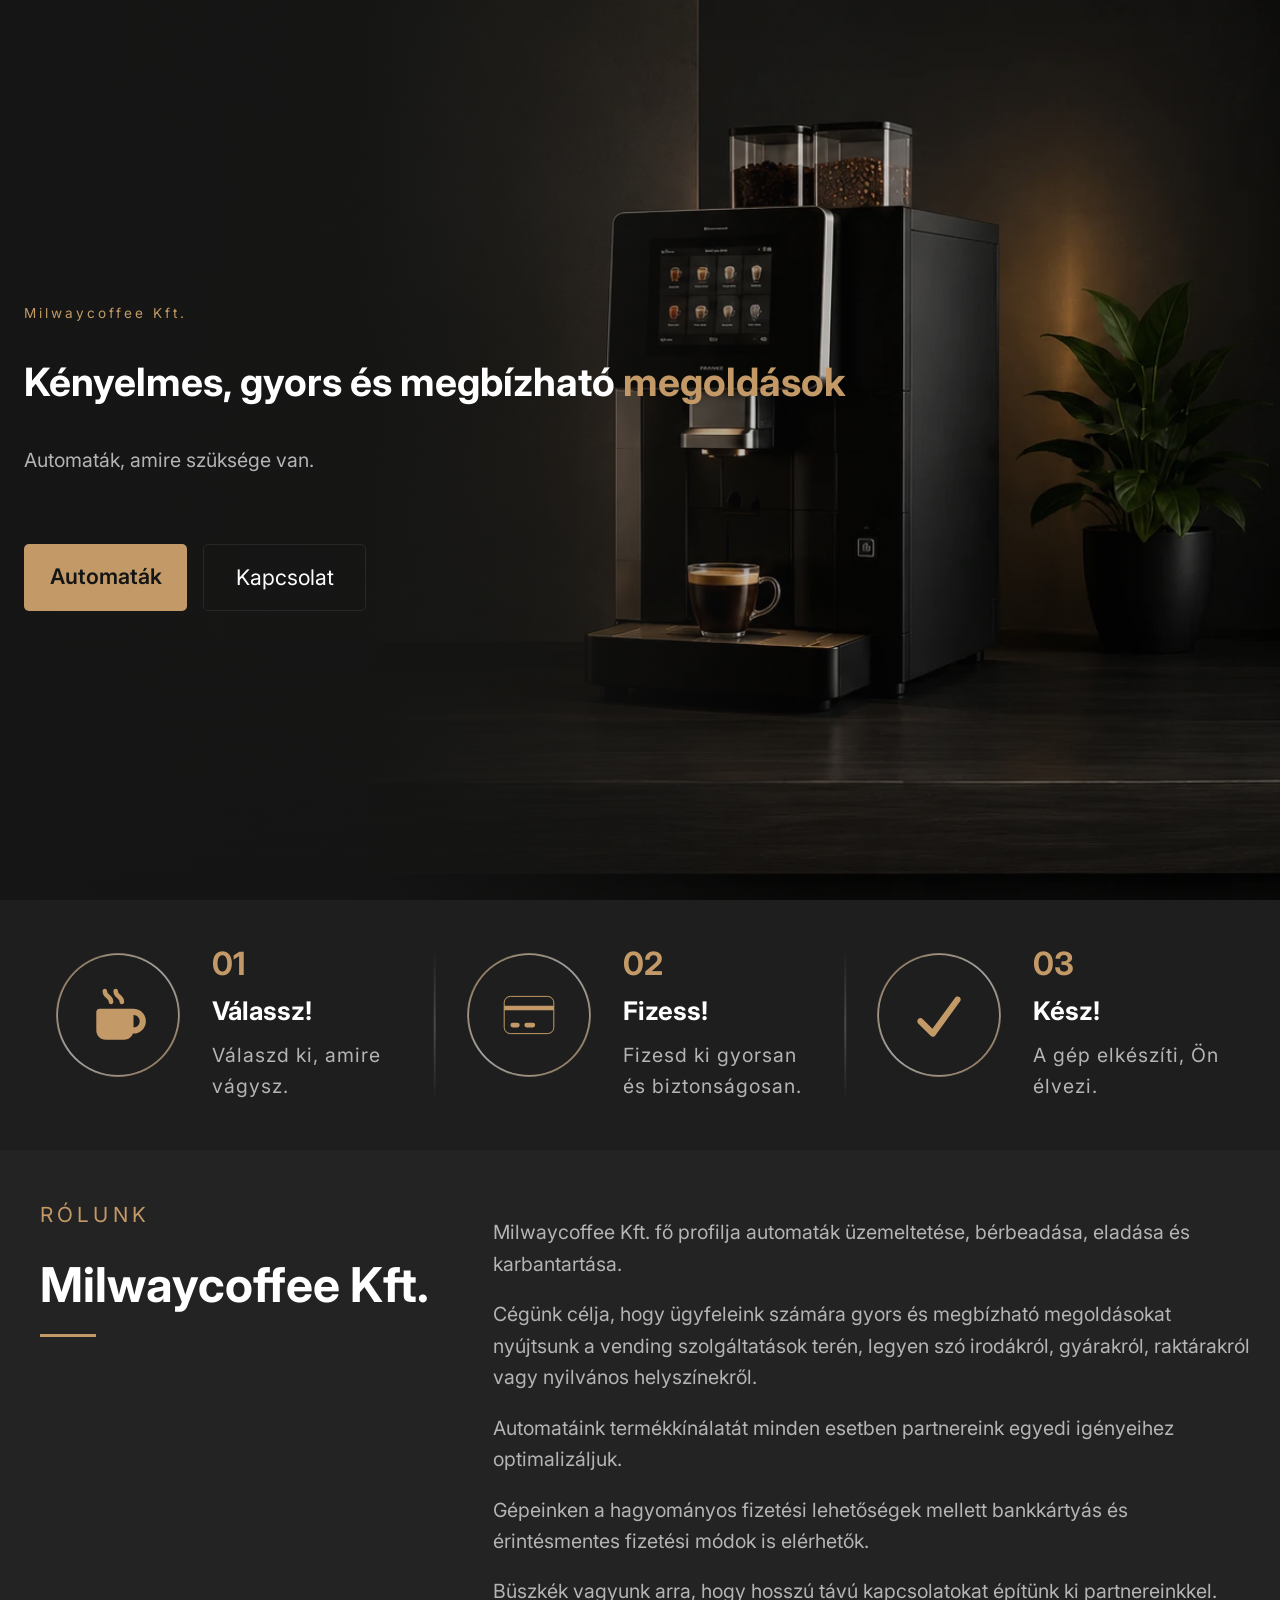
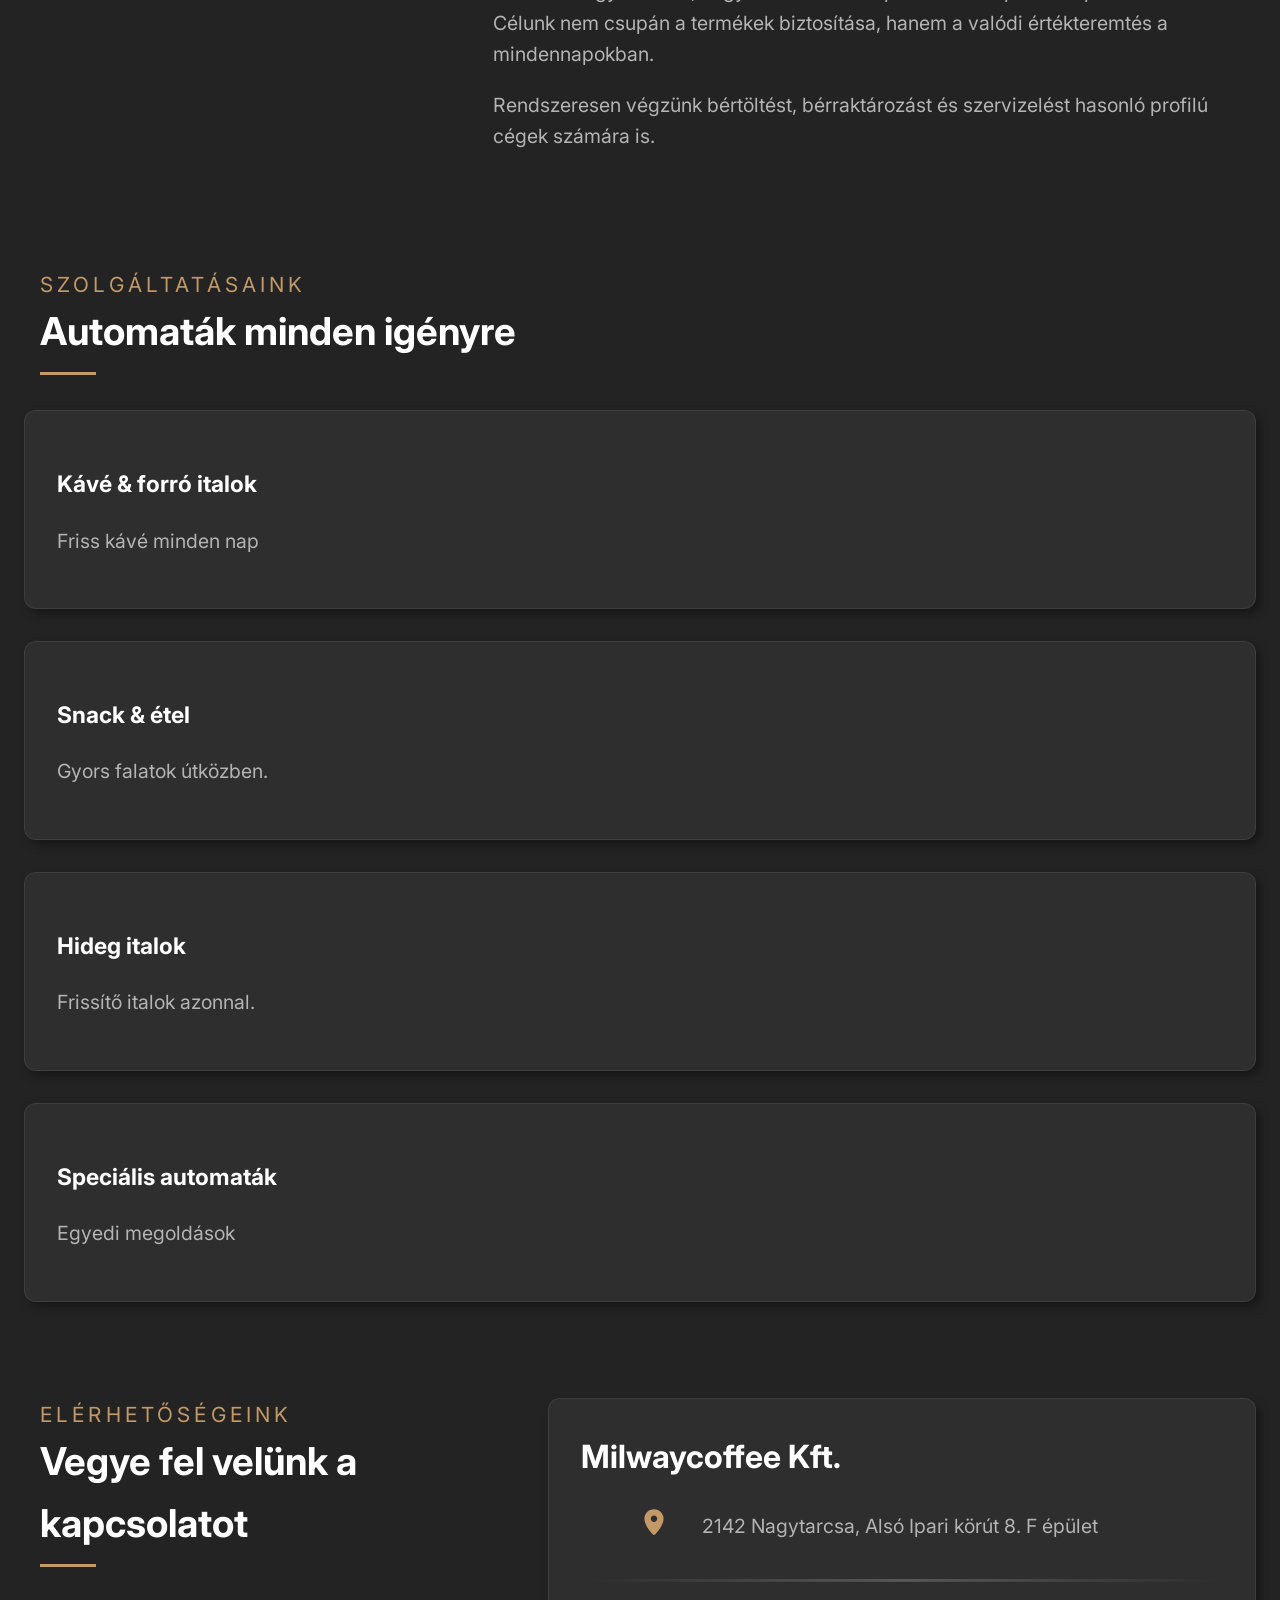
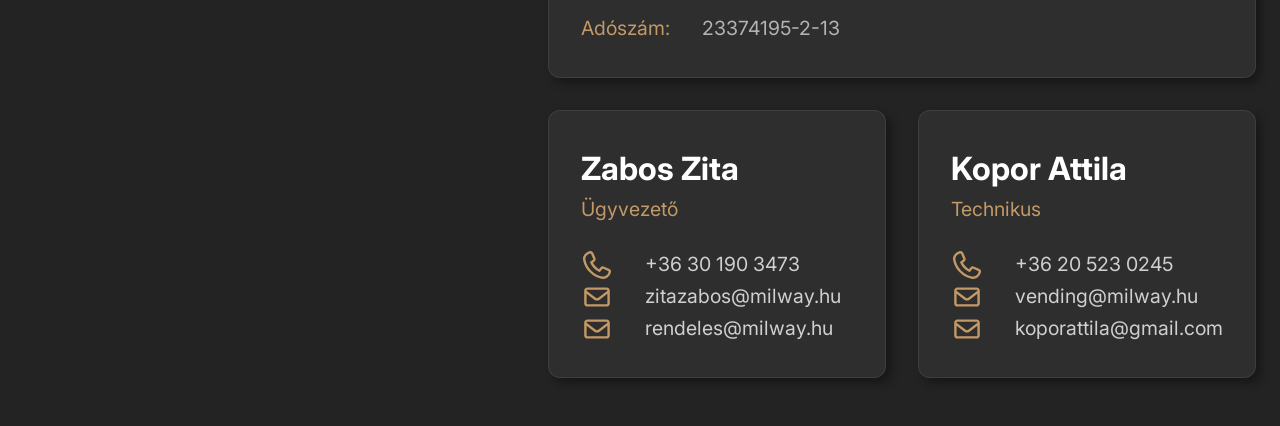
<file: index.html>
<!doctype html>
<html lang="hu">
<head>
  <meta charset="UTF-8"/>
  <meta name="viewport" content="width=device-width, initial-scale=1"/>
  <title>Milwaycoffee Kft</title>
  <link rel="shortcut icon" href="./assets/favicon/favicon.ico" type="image/x-icon"/>
  <link rel="stylesheet" href="./styles/base/reset.css"/>
  <link rel="stylesheet" href="./styles/base/fonts.css"/>
  <link rel="stylesheet" href="./styles/base/variables.css"/>
  <link rel="stylesheet" href="./styles/base/base.css"/>
  <link rel="stylesheet" href="./styles/base/layout.css"/>
  <link rel="stylesheet" href="./styles/components/button.css"/>
  <link rel="stylesheet" href="./styles/components/components.css"/>
  <link rel="stylesheet" href="./styles/components/card.css"/>
  <link rel="stylesheet" href="./styles/sections/hero.css"/>
  <link rel="stylesheet" href="./styles/sections/flow.css"/>
  <link rel="stylesheet" href="./styles/sections/about.css"/>
  <link rel="stylesheet" href="./styles/sections/services.css"/>
  <link rel="stylesheet" href="./styles/sections/contact.css"/>
  <link rel="stylesheet" href="./styles/utilities/reveal.css"/>
  <link rel="stylesheet" href="./styles/responsive/button.css"/>
  <link rel="stylesheet" href="./styles/responsive/flow.css"/>
  <link rel="stylesheet" href="./styles/responsive/card.css"/>
  <link rel="stylesheet" href="./styles/responsive/about.css"/>
  <link rel="stylesheet" href="./styles/responsive/contact.css"/>
  <script type="module" src="./scripts/main.js" defer></script>
</head>
<body>
<header class="hero">
  <div class="container">
    <div class="hero-content reveal">
      <p class="hero-kicker">Milwaycoffee Kft.</p>
      <h1 class="hero-title">Kényelmes, gyors és megbízható <span>megoldások</span></h1>
      <p class="hero-description">Automaták, amire szüksége van.</p>
      <div class="hero-actions">
        <a href="#services" class="btn btn-primary"> Automaták </a>
        <a href="#contact" class="btn btn-secondary"> Kapcsolat </a>
      </div>
    </div>
  </div>
</header>
<section class="flow">
  <div class="container steps">
    <article class="step reveal">
      <div class="frame">
        <img class="icon" src="assets/icons/mug-hot.svg" alt="csésze forró kávé">
      </div>
      <h2>01</h2>
      <h3>Válassz!</h3>
      <p>Válaszd ki, amire vágysz.</p>
    </article>
    <article class="step reveal">
      <div class="frame">
        <img class="icon" src="assets/icons/credit-card.svg" alt="bankkártya">
      </div>
      <h2>02</h2>
      <h3>Fizess!</h3>
      <p>Fizesd ki gyorsan és biztonságosan.</p>
    </article>
    <article class="step reveal">
      <div class="frame">
        <img class="icon" src="assets/icons/check.svg" alt="pipa">
      </div>
      <h2>03</h2>
      <h3>Kész!</h3>
      <p>A gép elkészíti, Ön élvezi.</p>
    </article>
  </div>
</section>
<section class="about" id="about">
  <div class="container about-grid">
    <aside class="section-intro">
      <p class="section-kicker">Rólunk</p>
      <h2 class="section-title">Milwaycoffee Kft.</h2>
    </aside>
    <article class="about-content">
      <p>
        Milwaycoffee Kft. fő profilja automaták üzemeltetése, bérbeadása,
        eladása és karbantartása.
      </p>
      <p>
        Cégünk célja, hogy ügyfeleink számára gyors és megbízható megoldásokat
        nyújtsunk a vending szolgáltatások terén, legyen szó
        irodákról, gyárakról, raktárakról vagy nyilvános helyszínekről.
      </p>
      <p>
        Automatáink termékkínálatát minden esetben partnereink egyedi
        igényeihez optimalizáljuk.
      </p>
      <p>
        Gépeinken a hagyományos fizetési lehetőségek mellett bankkártyás
        és érintésmentes fizetési módok is elérhetők.
      </p>
      <p>
        Büszkék vagyunk arra, hogy hosszú távú kapcsolatokat építünk ki
        partnereinkkel. Célunk nem csupán a termékek biztosítása, hanem a
        valódi értékteremtés a mindennapokban.
      </p>
      <p>
        Rendszeresen végzünk bértöltést, bérraktározást és szervizelést
        hasonló profilú cégek számára is.
      </p>
    </article>
  </div>
</section>
<section class="services" id="services">
  <div class="container services-grid">
    <header class="section-header reveal">
      <p class="section-kicker">Szolgáltatásaink</p>
      <h2 class="section-title">Automaták minden igényre</h2>
    </header>
    <div class="cards stagger">
      <article class="card reveal">
        <div class="card-icon">
          <!--img class="icon" src="assets/icons/mug-hot.svg" alt="csésze forró ital"-->
        </div>
        <h3>Kávé & forró italok</h3>
        <p>Friss kávé minden nap</p>
      </article>
      <article class="card reveal">
        <div class="card-icon">
          <i class="fa-solid fa-cookie-bite"></i>
        </div>
        <h3>Snack & étel</h3>
        <p>Gyors falatok útközben.</p>
      </article>
      <article class="card reveal">
        <div class="card-icon">
          <i class="fa-solid fa-bottle-water"></i>
        </div>
        <h3>Hideg italok</h3>
        <p>Frissítő italok azonnal.</p>
      </article>
      <article class="card reveal">
        <div class="card-icon">
          <i class="fa-solid fa-gears"></i>
        </div>
        <h3>Speciális automaták</h3>
        <p>Egyedi megoldások</p>
      </article>
    </div>
  </div>
</section>
<section class="contact" id="contact">
  <img src="/1000018292.png" alt="">
  <div class="container contact-grid">
    <header class="section-header reveal">
      <p class="section-kicker">Elérhetőségeink</p>
      <h2 class="section-title">Vegye fel velünk a kapcsolatot</h2>
    </header>
    <div class="cards">
      <article class="card company reveal">
        <h3>Milwaycoffee Kft.</h3>
        <dl>
          <dt><img class="icon" src="assets/icons/location-dot.svg" alt="Cím"></dt>
          <dd>2142 Nagytarcsa, Alsó Ipari körút 8. F épület</dd>
          <div class="divider"></div>
          <dt>Adószám:</dt>
          <dd>23374195-2-13</dd>
        </dl>
      </article>
      <article class="card reveal">
        <h3>Zabos Zita</h3>
        <span>Ügyvezető</span>
        <img src="./assets/icons/phone.svg" alt="telefonszám">
        <a href="tel:+36301903473"> +36 30 190 3473 </a>
        <img src="./assets/icons/envelope.svg" alt="email cím">
        <a href="mailto:zitazabos@milway.hu"> zitazabos@milway.hu </a>
        <img src="./assets/icons/envelope.svg" alt="email cím">
        <a href="mailto:rendeles@milway.hu"> rendeles@milway.hu </a>
      </article>
      <article class="card reveal">
        <h3>Kopor Attila</h3>
        <span>Technikus</span>
        <img src="./assets/icons/phone.svg" alt="telefonszám">
        <a href="tel:+36205230245"> +36 20 523 0245 </a>
        <img src="./assets/icons/envelope.svg" alt="email cím">
        <a href="mailto:vending@milway.hu"> vending@milway.hu </a>
        <img src="./assets/icons/envelope.svg" alt="email cím">
        <a href="mailto:koporattila@gmail.com"> koporattila@gmail.com </a>
      </article>
    </div>
  </div>
</section>
</body>
</html>
</file>
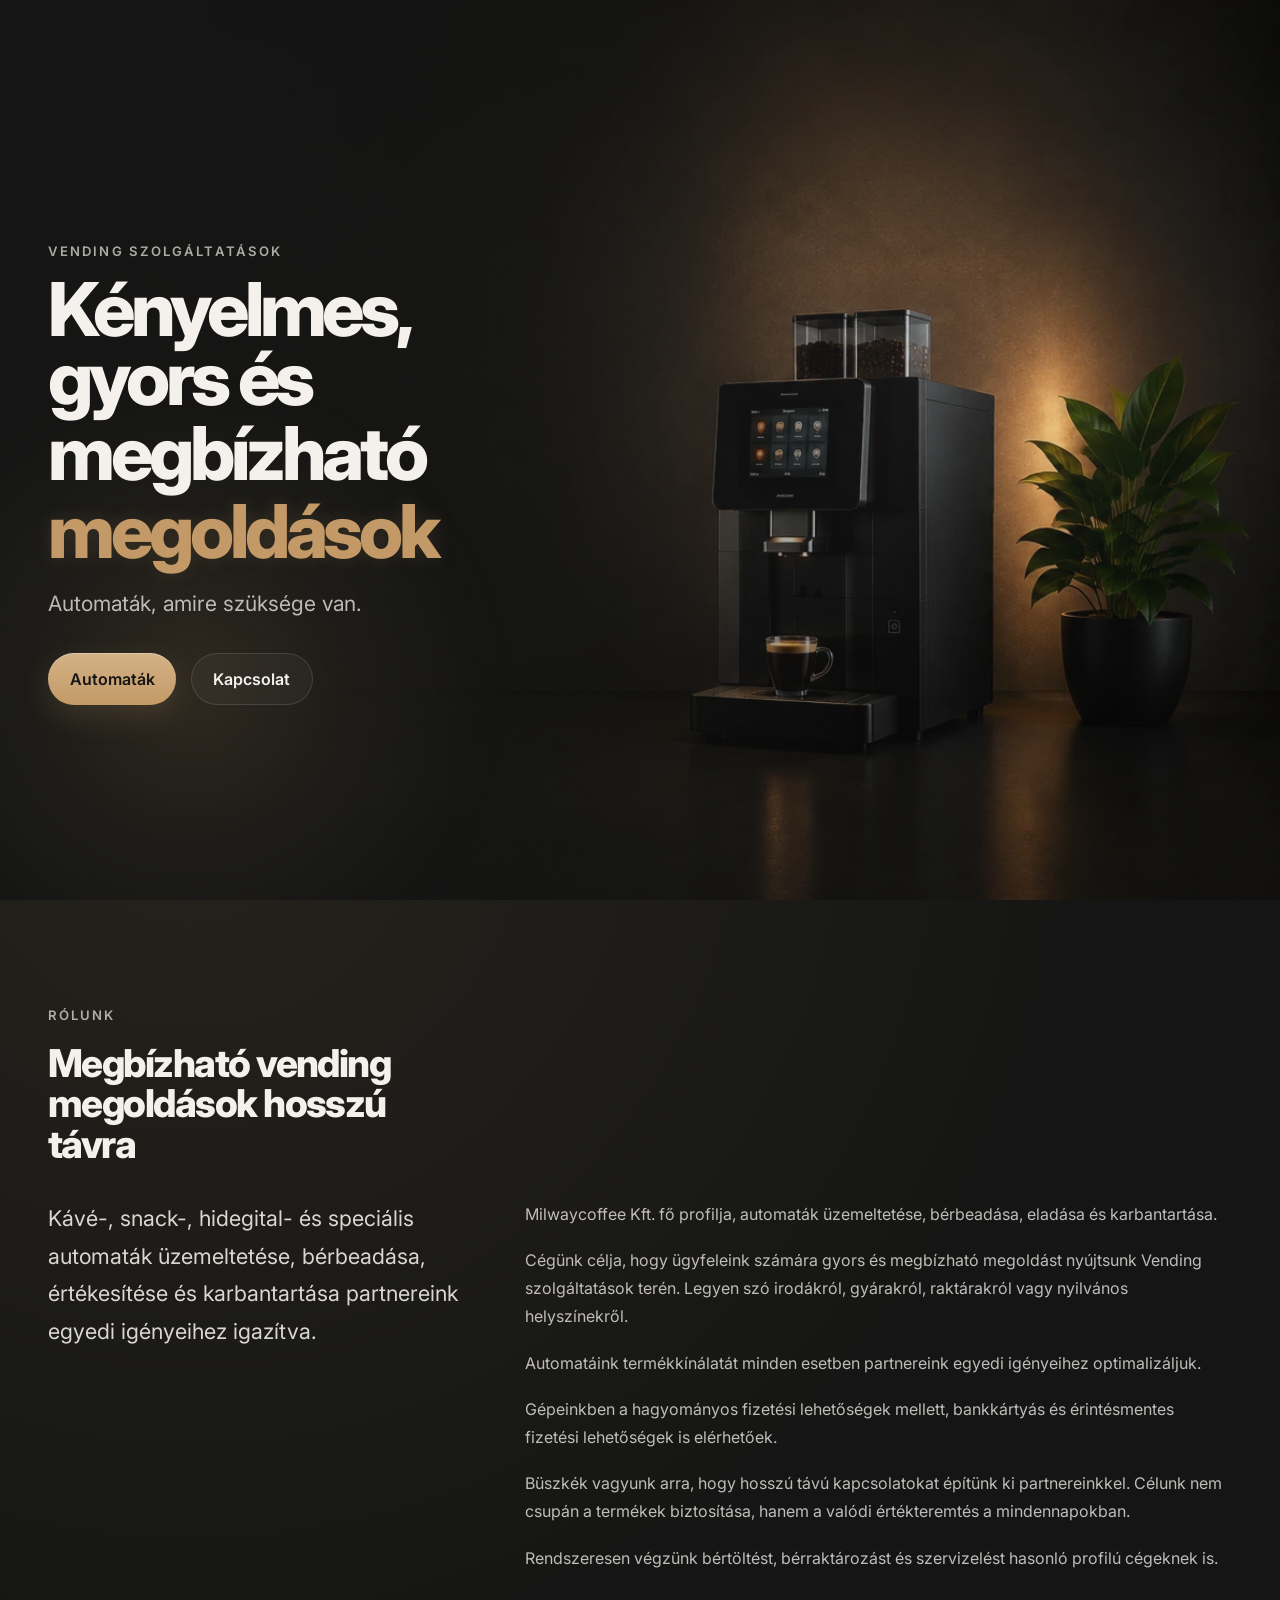
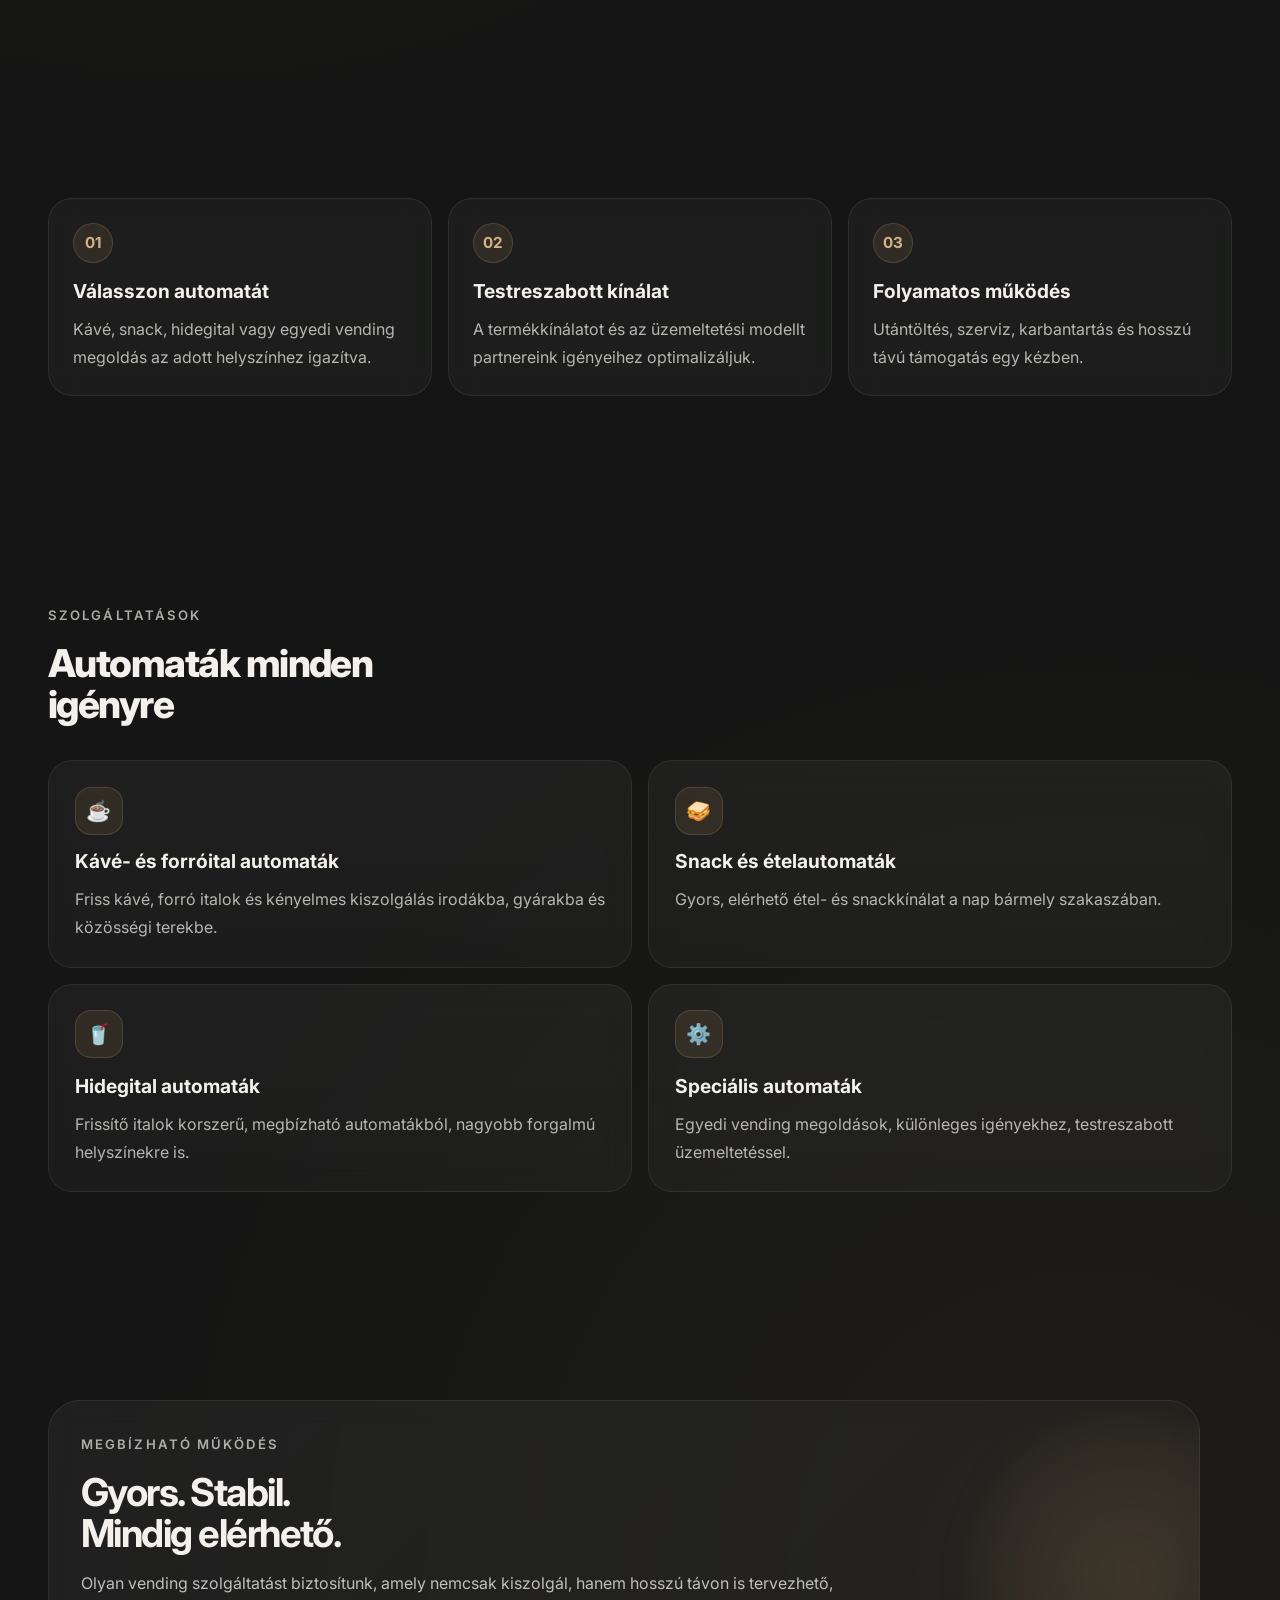
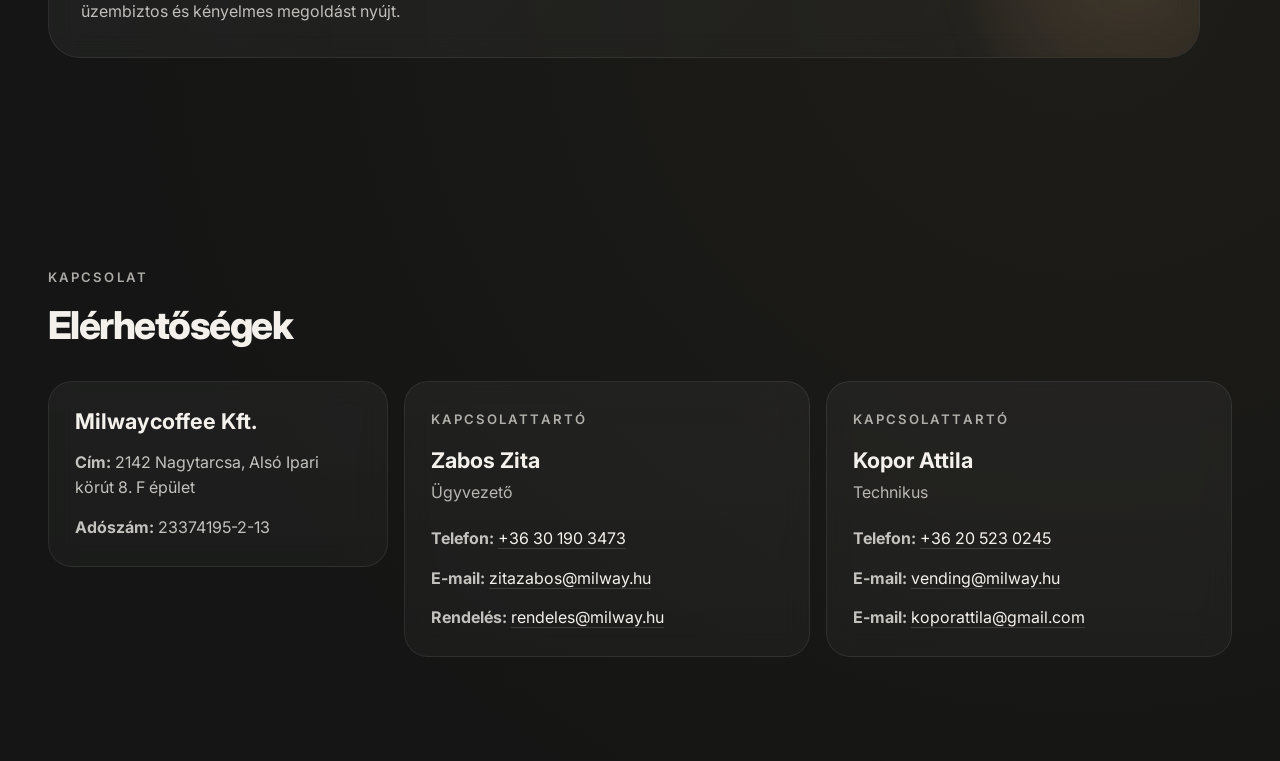
<file: bemutato/index.html>
<!doctype html>
<html lang="hu">
<head>
  <meta charset="UTF-8">
  <meta name="viewport" content="width=device-width, initial-scale=1">
  <title>Milwaycoffee – Automaták</title>

  <link rel="preconnect" href="https://fonts.googleapis.com">
  <link rel="preconnect" href="https://fonts.gstatic.com" crossorigin>
  <link href="https://fonts.googleapis.com/css2?family=Inter:wght@400;500;600;700;800&display=swap" rel="stylesheet">

  <link rel="stylesheet" href="./styles/style.css">
  <script src="./scripts/main.js" defer></script>
</head>
<body>

<div class="page-shell">

  <!-- HERO -->
  <section class="hero" id="top">
    <div class="hero__inner">
      <div class="hero__content reveal">
        <p class="hero__eyebrow">Vending szolgáltatások</p>

        <h1 class="hero__title">
          <span class="hero__title-main">Kényelmes, gyors és</span>
          <span class="hero__title-group">
            <span class="hero__title-main">megbízható</span>
            <span class="hero__title-accent">megoldások</span>
          </span>
        </h1>

        <p class="hero__lead">
          Automaták, amire szüksége van.
        </p>

        <div class="hero__actions">
          <a class="btn btn--primary" href="#szolgaltatasok">Automaták</a>
          <a class="btn btn--secondary" href="#kapcsolat">Kapcsolat</a>
        </div>
      </div>
    </div>
  </section>

  <main>

    <!-- RÓLUNK -->
    <section class="section about" id="rolunk">
      <div class="section__header reveal">
        <p class="section__eyebrow">Rólunk</p>
        <h2 class="section__title">Megbízható vending megoldások hosszú távra</h2>
      </div>

      <div class="about__grid">
        <div class="about__intro reveal">
          <p class="about__lead">
            Kávé-, snack-, hidegital- és speciális automaták üzemeltetése, bérbeadása,
            értékesítése és karbantartása partnereink egyedi igényeihez igazítva.
          </p>
        </div>

        <div class="about__content reveal">
          <p>Milwaycoffee Kft. fő profilja, automaták üzemeltetése, bérbeadása, eladása és karbantartása.</p>

          <p>Cégünk célja, hogy ügyfeleink számára gyors és megbízható megoldást nyújtsunk Vending szolgáltatások terén.
            Legyen szó irodákról, gyárakról, raktárakról vagy nyilvános helyszínekről.</p>

          <p>Automatáink termékkínálatát minden esetben partnereink egyedi igényeihez optimalizáljuk.</p>

          <p>Gépeinkben a hagyományos fizetési lehetőségek mellett, bankkártyás és érintésmentes fizetési lehetőségek is
            elérhetőek.</p>

          <p>Büszkék vagyunk arra, hogy hosszú távú kapcsolatokat építünk ki partnereinkkel. Célunk nem csupán a
            termékek biztosítása, hanem a valódi értékteremtés a mindennapokban.</p>

          <p>Rendszeresen végzünk bértöltést, bérraktározást és szervizelést hasonló profilú cégeknek is.</p>
        </div>
      </div>
    </section>

    <!-- GYORS FOLYAMAT / ELŐNYÖK -->
    <section class="section process">
      <div class="process__grid">
        <article class="process-card reveal">
          <span class="process-card__number">01</span>
          <h3>Válasszon automatát</h3>
          <p>Kávé, snack, hidegital vagy egyedi vending megoldás az adott helyszínhez igazítva.</p>
        </article>

        <article class="process-card reveal">
          <span class="process-card__number">02</span>
          <h3>Testreszabott kínálat</h3>
          <p>A termékkínálatot és az üzemeltetési modellt partnereink igényeihez optimalizáljuk.</p>
        </article>

        <article class="process-card reveal">
          <span class="process-card__number">03</span>
          <h3>Folyamatos működés</h3>
          <p>Utántöltés, szerviz, karbantartás és hosszú távú támogatás egy kézben.</p>
        </article>
      </div>
    </section>

    <!-- SZOLGÁLTATÁSOK -->
    <section class="section services" id="szolgaltatasok">
      <div class="section__header reveal">
        <p class="section__eyebrow">Szolgáltatások</p>
        <h2 class="section__title">Automaták minden igényre</h2>
      </div>

      <div class="services__grid">
        <article class="service-card reveal">
          <div class="service-card__icon" aria-hidden="true">☕</div>
          <h3>Kávé- és forróital automaták</h3>
          <p>Friss kávé, forró italok és kényelmes kiszolgálás irodákba, gyárakba és közösségi terekbe.</p>
        </article>

        <article class="service-card reveal">
          <div class="service-card__icon" aria-hidden="true">🥪</div>
          <h3>Snack és ételautomaták</h3>
          <p>Gyors, elérhető étel- és snackkínálat a nap bármely szakaszában.</p>
        </article>

        <article class="service-card reveal">
          <div class="service-card__icon" aria-hidden="true">🥤</div>
          <h3>Hidegital automaták</h3>
          <p>Frissítő italok korszerű, megbízható automatákból, nagyobb forgalmú helyszínekre is.</p>
        </article>

        <article class="service-card reveal">
          <div class="service-card__icon" aria-hidden="true">⚙️</div>
          <h3>Speciális automaták</h3>
          <p>Egyedi vending megoldások, különleges igényekhez, testreszabott üzemeltetéssel.</p>
        </article>
      </div>
    </section>

    <!-- KIEMELT ÜZENET -->
    <section class="section trust">
      <div class="trust__card reveal">
        <p class="trust__eyebrow">Megbízható működés</p>
        <h2>Gyors. Stabil. Mindig elérhető.</h2>
        <p>
          Olyan vending szolgáltatást biztosítunk, amely nemcsak kiszolgál,
          hanem hosszú távon is tervezhető, üzembiztos és kényelmes megoldást nyújt.
        </p>
      </div>
    </section>

    <!-- KAPCSOLAT -->
    <section class="section contact" id="kapcsolat">
      <div class="section__header reveal">
        <p class="section__eyebrow">Kapcsolat</p>
        <h2 class="section__title">Elérhetőségek</h2>
      </div>

      <div class="contact__layout">
        <aside class="company-card reveal">
          <h3>Milwaycoffee Kft.</h3>
          <ul class="company-card__list">
            <li><strong>Cím:</strong> 2142 Nagytarcsa, Alsó Ipari körút 8. F épület</li>
            <li><strong>Adószám:</strong> 23374195-2-13</li>
          </ul>
        </aside>

        <div class="contact__cards">
          <article class="contact-card reveal">
            <p class="contact-card__role">Kapcsolattartó</p>
            <h3>Zabos Zita</h3>
            <p class="contact-card__position">Ügyvezető</p>

            <ul class="contact-card__list">
              <li><strong>Telefon:</strong> <a href="tel:+36301903473">+36 30 190 3473</a></li>
              <li><strong>E-mail:</strong> <a href="mailto:zitazabos@milway.hu">zitazabos@milway.hu</a></li>
              <li><strong>Rendelés:</strong> <a href="mailto:rendeles@milway.hu">rendeles@milway.hu</a></li>
            </ul>
          </article>

          <article class="contact-card reveal">
            <p class="contact-card__role">Kapcsolattartó</p>
            <h3>Kopor Attila</h3>
            <p class="contact-card__position">Technikus</p>

            <ul class="contact-card__list">
              <li><strong>Telefon:</strong> <a href="tel:+36205230245">+36 20 523 0245</a></li>
              <li><strong>E-mail:</strong> <a href="mailto:vending@milway.hu">vending@milway.hu</a></li>
              <li><strong>E-mail:</strong> <a href="mailto:koporattila@gmail.com">koporattila@gmail.com</a></li>
            </ul>
          </article>
        </div>
      </div>
    </section>

  </main>
</div>

</body>
</html>
</file>
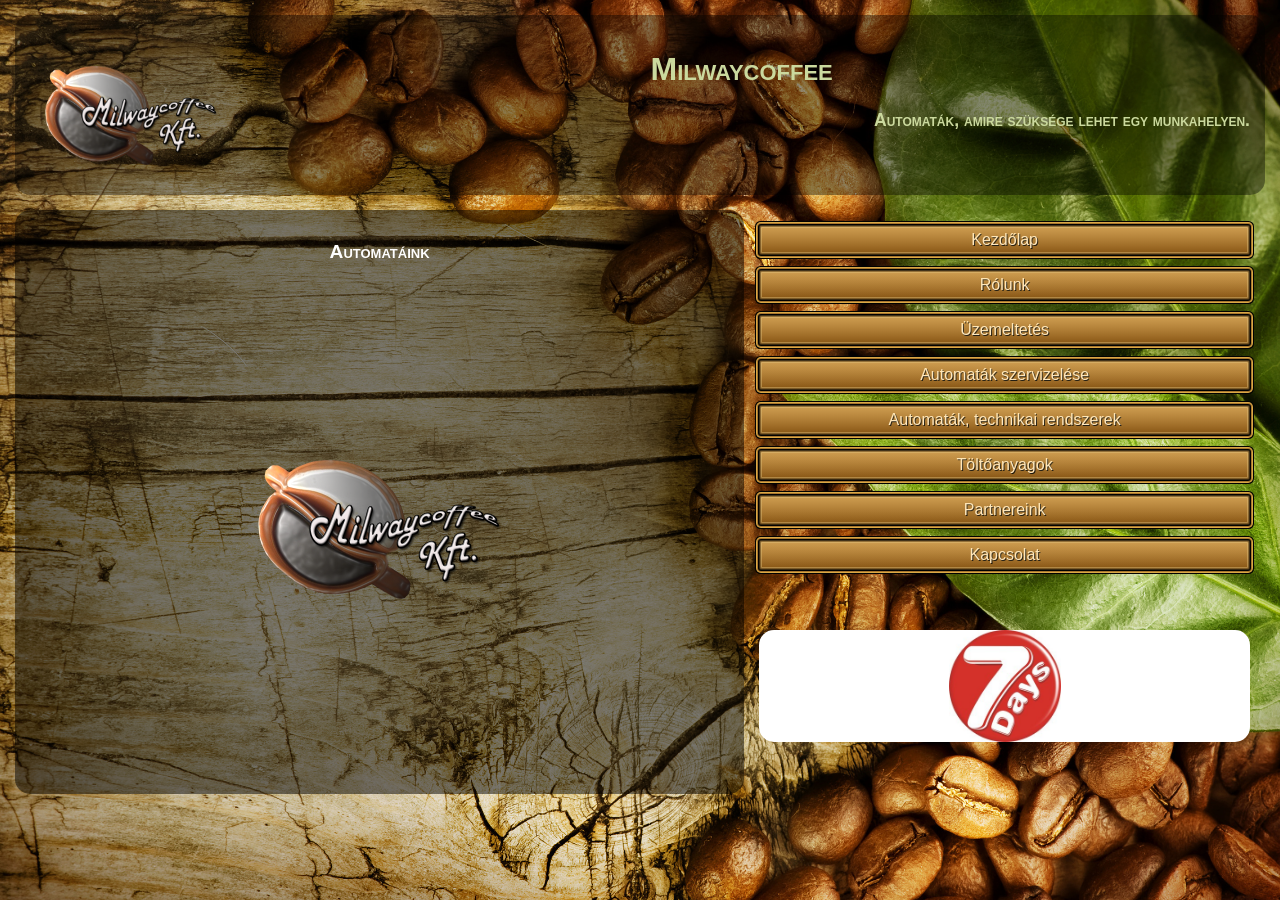
<file: old-version/index.html>
﻿<!DOCTYPE html><html lang="hu"><head>  <meta name="viewport" content="width=device-width, initial-scale=1.0, maximum-scale=3">  <meta charset="utf-8">  <title>Kezdőlap | Milwaycoffee Kft. | Automaták, amire szüksége lehet egy munkahelyen.</title>  <link rel="shortcut icon" href="kepek/favicon.ico" type="image/x-icon">  <link rel="stylesheet" href="cssek/alap.css">  <link rel="stylesheet" href="cssek/index.css">  <script language="javascript" type="text/javascript" src="scriptek/index.js"></script>  <script language="javascript" type="text/javascript" src="scriptek/rendezes.js"></script>  <script language="javascript" type="text/javascript" src="scriptek/animacio.js"></script>  <script language="javascript" type="text/javascript" src="scriptek/megjelenes.js"></script></head><body><header class="osz-12 osz-tab-12">  <hgroup>    <a href="index.php"><img id="logo" class="osz-2 osz-tab-3" src="kepek/logo.png" width="488" height="278" alt="logo"></a>    <h1>Milwaycoffee</h1>    <h2 class="motto">Automaták, amire szüksége lehet egy munkahelyen.</h2>  </hgroup></header><nav class="osz-5 osz-tab-6 menu">  <ul>    <li><a href="index.php">Kezdőlap</a></li>    <li><a href="rolunk.php">Rólunk</a></li>    <li><a href="uzemeltetes.php">Üzemeltetés</a></li>    <li><a href="automatak-szervizelese.php">Automaták szervizelése</a></li>    <li><a href="automatak-technikai-rendszerek.php">Automaták, technikai rendszerek</a></li>    <li><a href="toltoanyagok.php">Töltőanyagok</a></li>    <li><a href="partnereink.php">Partnereink</a></li>    <li><a href="kapcsolat.php">Kapcsolat</a></li>  </ul></nav><div class="osz-7 osz-tab-6" id="tartalom">  <section>    <h1>Automatáink</h1>    <div id="diavetites">      <img class="dia" src="kepek/logo.png" alt="logo" width="244" height="139">      <img class="dia" src="kepek/index/dia0.png" alt="kávégép" width="293" height="500">      <img class="dia" src="kepek/index/dia1.png" alt="kávégép" width="293" height="500">      <img class="dia" src="kepek/index/dia2.png" alt="kávégép" width="293" height="500">      <img class="dia" src="kepek/index/dia3.png" alt="kávégép" width="293" height="500">      <img class="dia" src="kepek/index/dia4.png" alt="kávégép" width="293" height="500">      <img class="dia" src="kepek/index/dia5.png" alt="kávégép" width="293" height="500">      <img class="dia" src="kepek/index/dia6.png" alt="kávégép" width="293" height="500">      <img class="dia" src="kepek/index/dia7.png" alt="kávégép" width="293" height="500">    </div>  </section></div><div class="osz-5 osz-tab-6">  <section id="logok">    <img class="logok" src="kepek/index/logok/7days.jpg" alt="7 days" width="250" height="250">    <img class="logok" src="kepek/index/logok/agfoods.jpg" alt="ag-foods" width="" height="">    <img class="logok" src="kepek/index/logok/bounty.jpg" alt="Bounty" width="" height="">    <img class="logok" src="kepek/index/logok/cerbona.jpg" alt="Cerbona" width="" height="">    <img class="logok" src="kepek/index/logok/covim.jpg" alt="Covim" width="" height="">    <img class="logok" src="kepek/index/logok/foodbox.jpg" alt="FoodBox" width="" height="">    <img class="logok" src="kepek/index/logok/hell.jpg" alt="Hell" width="" height="">    <img class="logok" src="kepek/index/logok/horalky.jpg" alt="Horalky" width="" height="">    <img class="logok" src="kepek/index/logok/kitkat.jpg" alt="Kit-Kat" width="" height="">    <img class="logok" src="kepek/index/logok/lays.jpg" alt="Lays" width="" height="">    <img class="logok" src="kepek/index/logok/mars.jpg" alt="Mars" width="" height="">    <img class="logok" src="kepek/index/logok/milka.jpg" alt="Milka" width="" height="">    <img class="logok" src="kepek/index/logok/pepsi.jpg" alt="Pepsi" width="" height="">    <img class="logok" src="kepek/index/logok/sanbenedetto.jpg" alt="SanBenedetto" width="" height="">    <img class="logok" src="kepek/index/logok/schweppes.jpg" alt="Schweppes" width="" height="">    <img class="logok" src="kepek/index/logok/snickers.jpg" alt="Snickers" width="" height="">    <img class="logok" src="kepek/index/logok/toma.jpg" alt="Toma" width="" height="">    <img class="logok" src="kepek/index/logok/tuc.jpg" alt="Tuc" width="" height="">    <img class="logok" src="kepek/index/logok/twix.jpg" alt="Twix" width="" height="">    <img class="logok" src="kepek/index/logok/vitaplus.jpg" alt="VitaPlus" width="" height="">    <img class="logok" src="kepek/index/logok/xixo.jpg" alt="XIXO" width="" height="">  </section></div></body></html>
</file>
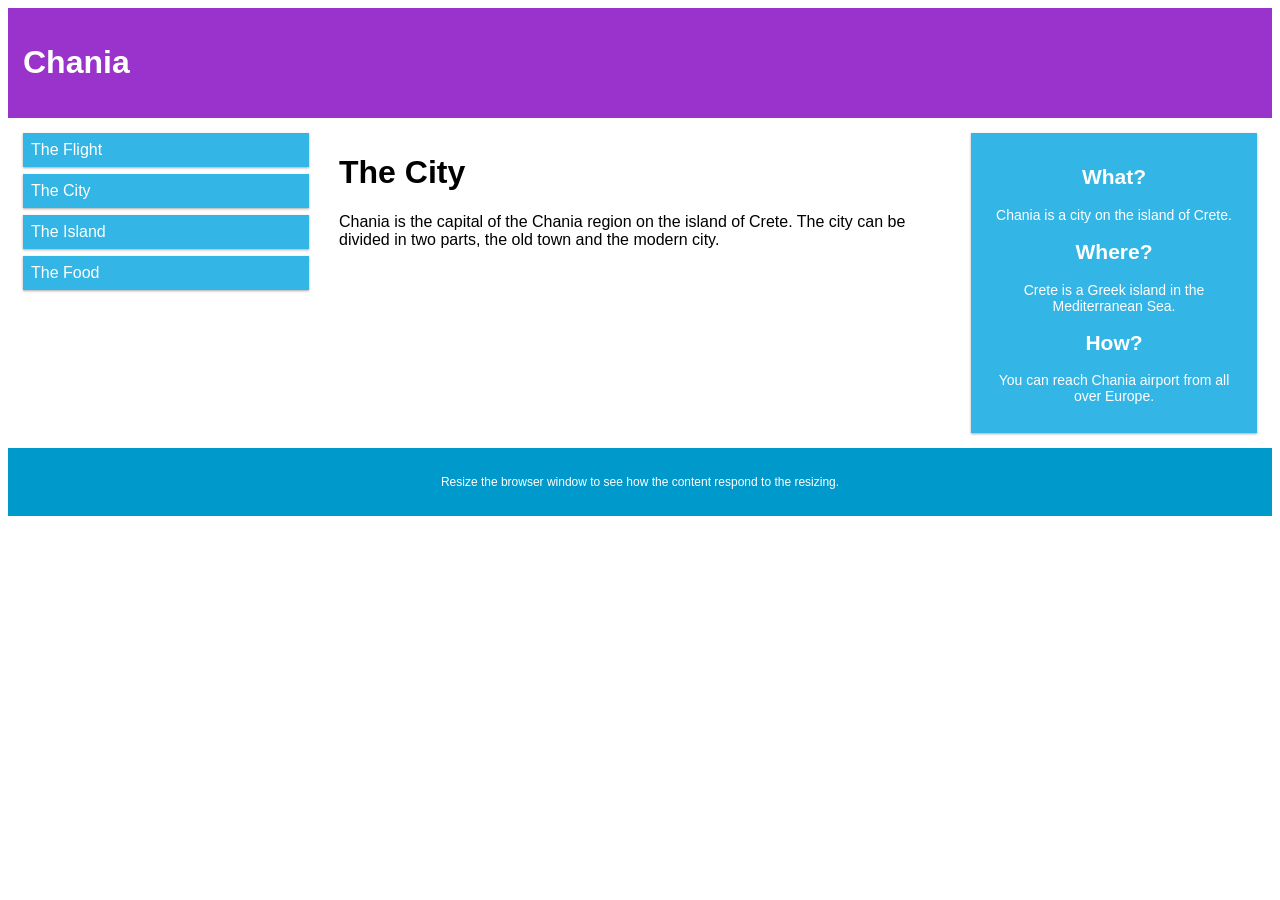
<file: old-version/proba/ind2.html>
<!DOCTYPE html>
<html>
<head>
<meta name="viewport" content="width=device-width, initial-scale=1.0">
<style>
* {
    box-sizing: border-box;
}
.row:after {
    content: "";
    clear: both;
    display: block;
}
[class*="col-"] {
    float: left;
    padding: 15px;
}
html {
    font-family: "Lucida Sans", sans-serif;
}
.header {
    background-color: #9933cc;
    color: #ffffff;
    padding: 15px;
}
.menu ul {
    list-style-type: none;
    margin: 0;
    padding: 0;
}
.menu li {
    padding: 8px;
    margin-bottom: 7px;
    background-color :#33b5e5;
    color: #ffffff;
    box-shadow: 0 1px 3px rgba(0,0,0,0.12), 0 1px 2px rgba(0,0,0,0.24);
}
.menu li:hover {
    background-color: #0099cc;
}
.aside {
    background-color: #33b5e5;
    padding: 15px;
    color: #ffffff;
    text-align: center;
    font-size: 14px;
    box-shadow: 0 1px 3px rgba(0,0,0,0.12), 0 1px 2px rgba(0,0,0,0.24);
}
.footer {
    background-color: #0099cc;
    color: #ffffff;
    text-align: center;
    font-size: 12px;
    padding: 15px;
}
/* For mobile phones: */
[class*="col-"] {
    width: 100%;
}
@media only screen and (min-width: 600px) {
    /* For tablets: */
    .col-m-12 {width: 8.33%;}
    .col-m-2 {width: 16.66%;}
    .col-m-3 {width: 25%;}
    .col-m-4 {width: 33.33%;}
    .col-m-5 {width: 41.66%;}
    .col-m-6 {width: 50%;}
    .col-m-7 {width: 58.33%;}
    .col-m-8 {width: 66.66%;}
    .col-m-9 {width: 75%;}
    .col-m-10 {width: 83.33%;}
    .col-m-11 {width: 91.66%;}
    .col-m-12 {width: 100%;}
}
@media only screen and (min-width: 768px) {
    /* For desktop: */
    .col-1 {width: 8.33%;}
    .col-2 {width: 16.66%;}
    .col-3 {width: 25%;}
    .col-4 {width: 33.33%;}
    .col-5 {width: 41.66%;}
    .col-6 {width: 50%;}
    .col-7 {width: 58.33%;}
    .col-8 {width: 66.66%;}
    .col-9 {width: 75%;}
    .col-10 {width: 83.33%;}
    .col-11 {width: 91.66%;}
    .col-12 {width: 100%;}
}
</style>
</head>
<body>

<div class="header">
<h1>Chania</h1>
</div>

<div class="row">
<div class="col-3 col-m-3 menu">
<ul>
<li>The Flight</li>
<li>The City</li>
<li>The Island</li>
<li>The Food</li>
</ul>
</div>

<div class="col-6 col-m-9">
<h1>The City</h1>
<p>Chania is the capital of the Chania region on the island of Crete. The city can be divided in two parts, the old town and the modern city.</p>
</div>

<div class="col-3 col-m-12">
<div class="aside">
<h2>What?</h2>
<p>Chania is a city on the island of Crete.</p>
<h2>Where?</h2>
<p>Crete is a Greek island in the Mediterranean Sea.</p>
<h2>How?</h2>
<p>You can reach Chania airport from all over Europe.</p>
</div>
</div>

</div>

<div class="footer">
<p>Resize the browser window to see how the content respond to the resizing.</p>
</div>

</body>
</html>
</file>
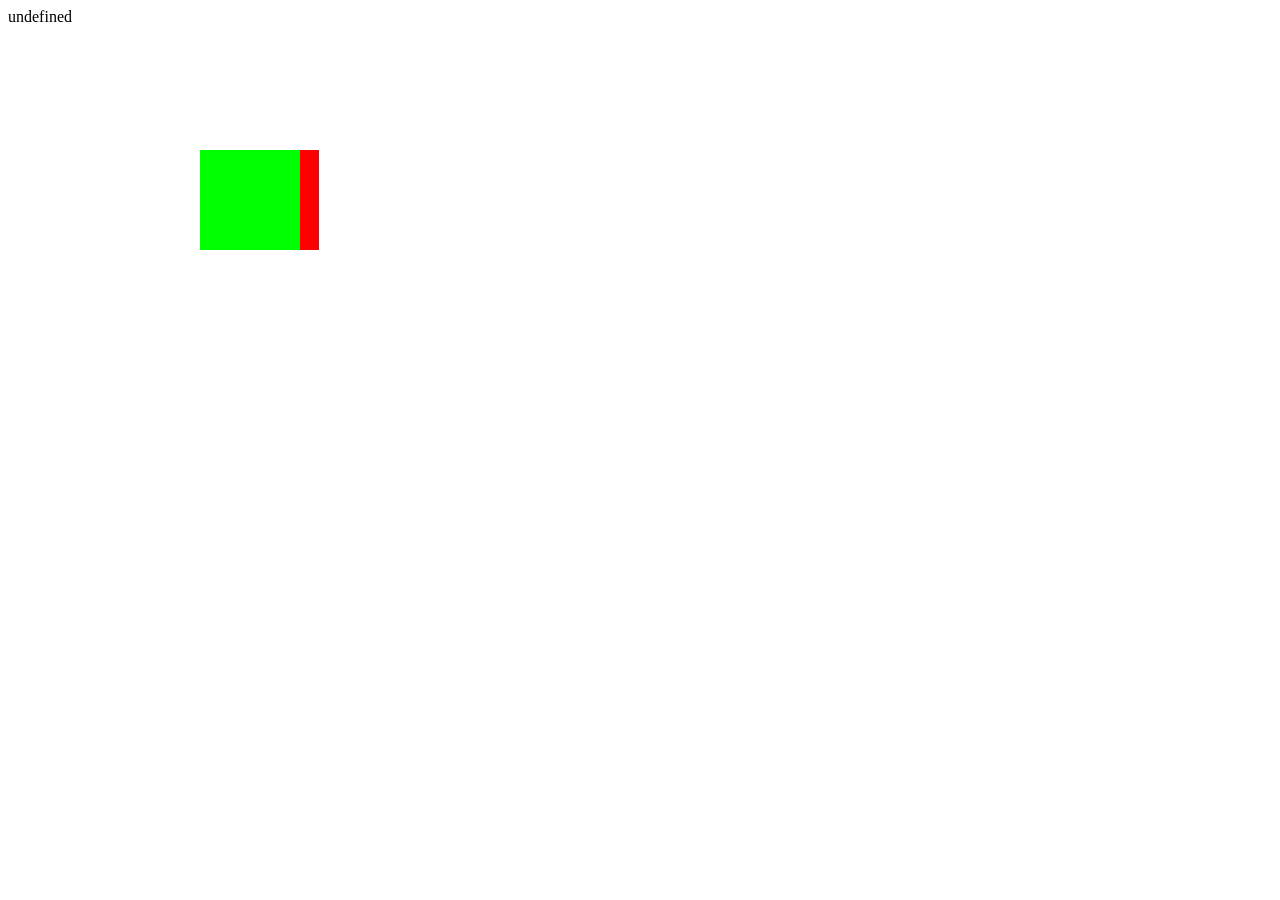
<file: old-version/proba/new2.html>
﻿<html>
<head>
  <title>sfhg</title>
  <link rel="stylesheet" href="new2.css">
  <script language="javascript" type="text/javascript" src="new2.js"></script>
  <script language="javascript" type="text/javascript" src="animacio.js"></script>
</head>
<body>
  <div id="div1"></div>
  <div id="div2"></div>
  <script>
   obj13=document.getElementById("div1");
  document.write("<p>"+obj13.length+"</p>");
  </script>
</body>
</html>
</file>
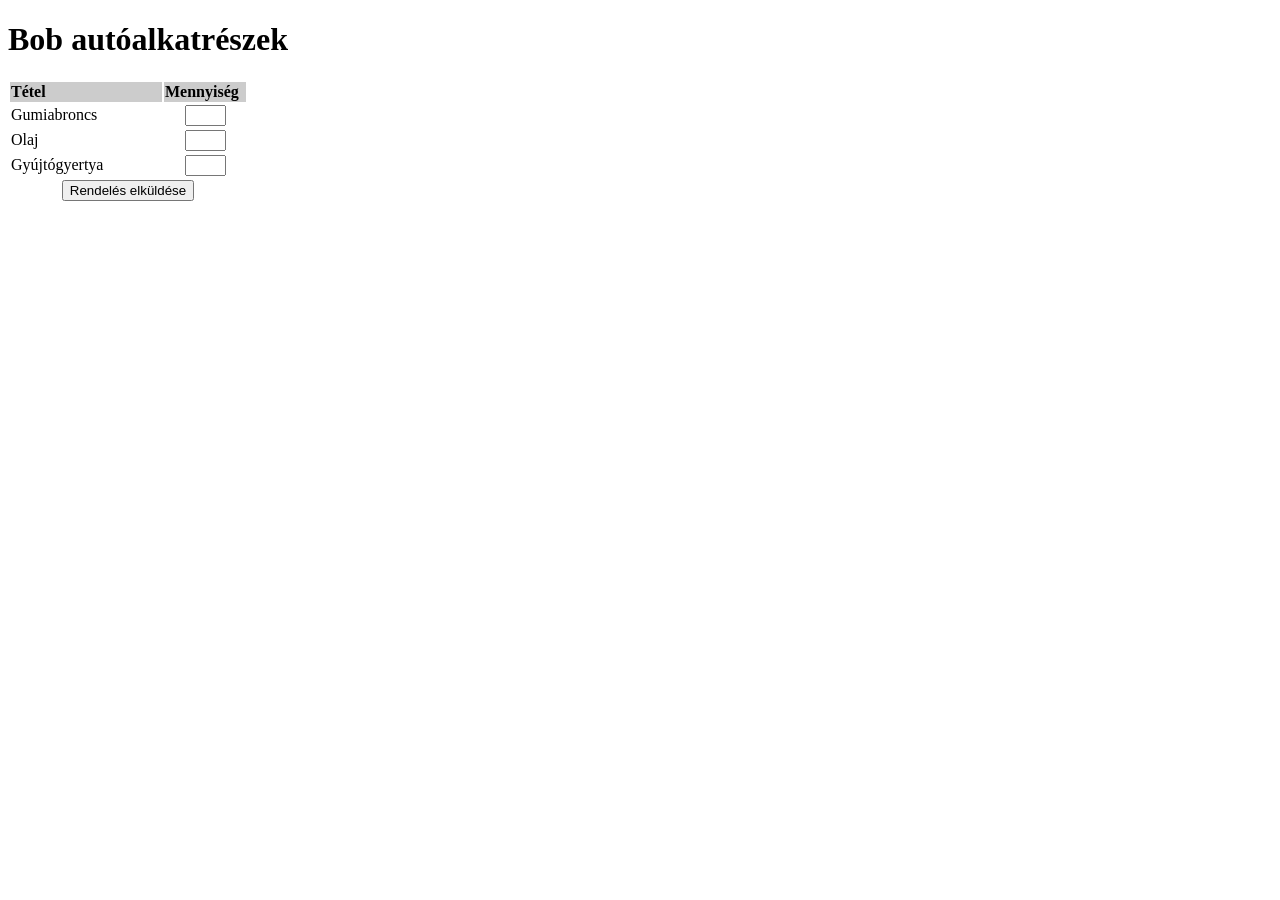
<file: old-version/proba/proba2/rendelesi_urlap.html>
﻿<!DOCTYPE html>
<html lang="hu">
  <head>
    <meta name="viewport" content="width=device-width, initial-scale=1.0, maximum-scale=3">
    <meta charset="utf-8">
    <title>Bob autóalkatrészek</title>
    <link rel="stylesheet" href="rendelesi_urlap.css">
    <!--script language="javascript" type="text/javascript" src="scriptek/index.js"></script-->
  </head>
  <body>
    <h1>Bob autóalkatrészek</h1>
    <form action="rendeles_feldolgozasa.php" method="post">
      <table>
        <tr class="elsosor">
          <th id="tetel">Tétel</th>
          <th id="mennyiseg">Mennyiség</th>
        </tr>
        <tr>
          <td><label for="abroncs_db">Gumiabroncs</label></td>
          <td class="mennyiseg"><input type="text" name="abroncs_db" id="abroncs_db" size="3" maxlength="3"></td>
        </tr>
        <tr>
          <td><label for="olaj_db">Olaj</label></td>
          <td class="mennyiseg"><input type="text" name="olaj_db" id="olaj_db" size="3" maxlength="3"></td>
        </tr>
        <tr>
          <td><label for="gyertya_db">Gyújtógyertya</label></td>
          <td class="mennyiseg"><input type="text" name="gyertya_db" id="gyertya_db" size="3" maxlength="3"></td>
        </tr>
        <tr>
          <td colspan="2" class="gomb"><input type="submit" value="Rendelés elküldése"></td>
        </tr>
      </table>
    </form>
  </body>
</html>
</file>
<file: styles/base/fonts.css>
/* Normál betűk (egyenes) */
@font-face {
  font-family: 'Inter';
  src: url("../../assets/fonts/inter-variable.ttf") format("truetype-variations");
  font-weight: 100 900;
  font-style: normal;
}

/* Dőlt betűk (italic) */
@font-face {
  font-family: 'Inter';
  src: url("../../assets/fonts/inter-italic-variable.ttf") format("truetype-variations");
  font-weight: 100 900;
  font-style: italic;
}
</file>
<file: styles/base/variables.css>
:root {
  /* Colors */
  --color-bg: #232323;
  --color-surface: #1e1e1e;
  --color-card: rgba(255, 255, 255, .05);
  --color-text: #fff;
  --color-muted: #b4b4b4;
  --color-border: rgba(255, 255, 255, .08);
  --color-gold: #c39a67;
  --color-gold-light: #e1bb87;
  --color-link: #d0d0d0;
  --color-link-hover: #fff;

  /* Layout */
  --container: 1400px;
  --section-space: 3rem;
  --flow-section-indent: 2rem;
  /*
        --content-width: 620px;

  /* Radius */
  --radius-s: 5px;
  --radius-l: 12px;
  /*s: 12px
  --radius-m: 18px;
  --radius-l: 28px;*/

  /* Shadows */
  --shadow-soft: 5px 5px 10px rgba(0, 0, 0, .35);
  --shadow-hover: 5px 15px 15px rgba(0, 0, 0, .55);

  /* Motion */
  --transition-fast: .2s;
  --transition: .35s;
  /*
      --transition-slow: .7s;*/
  --font-size-normal: 1.22rem;
  --font-size-flow-h2: 2rem;
  --font-size-flow-h3: 1.6rem;
}
</file>
<file: styles/base/base.css>
body {
  background: var(--color-bg);
  color: var(--color-text);
  font-family: Inter, sans-serif;
  font-size: var(--font-size-normal);
  line-height: 1.6;
}

.contact > img {
  display: none;
  width: 1590px;
  position: absolute;
  object-position: -240px -1834px;
  left: 50%;
  transform: translateX(-50%);
  opacity: 0.5;
}
</file>
<file: styles/base/layout.css>
section {
  padding-block: var(--section-space);
}

.container {
  width: min(calc(100% - 48px), var(--container));
  margin: 0 auto;
}
</file>
<file: styles/components/button.css>
.btn {
  padding: .95rem 1.1rem;
  border-radius: var(--radius-s);
  font-size: 1.1em;
  text-align: center;
  transition: transform var(--transition), background var(--transition), color var(--transition), border-color var(--transition);
}
</file>
<file: styles/components/components.css>
.section-intro, .section-header {
  padding-left: 1rem;
  position: relative;
}

.section-intro::after, .section-header::after {
  content: "";
  position: absolute;
  width: 3.5rem;
  height: 3px;
  bottom: 3px;
  background-color: var(--color-gold);
}

.section-kicker {
  margin: 0;
  color: var(--color-gold);
  text-transform: uppercase;
  letter-spacing: .2em;
  font-size: 1.3rem;
}

.section-intro .section-kicker {
  padding-bottom: 1rem;
}

.section-intro .section-title {
  font-size: clamp(2.2rem, calc(-0.739rem + 13.0612vw), 3rem);
  margin: 0;
  padding-bottom: 1rem;
}

.section-header .section-title {
  margin: 0;
  padding-bottom: 1rem;
  font-size: 2.4rem;
}
</file>
<file: styles/components/card.css>
.cards {
  display: grid;
  grid-template-columns: 1fr;
  gap: 2rem;
}

.card {
  background: var(--color-card);
  border: 1px solid var(--color-border);
  border-radius: var(--radius-l);
  padding: 1rem;
  box-shadow: var(--shadow-soft);
  transition: transform var(--transition), border-color var(--transition), box-shadow var(--transition);
}

.card:hover {
  box-shadow: var(--shadow-hover);
}
</file>
<file: styles/sections/hero.css>
.hero {
  min-height: 100svh;
  background-image: linear-gradient(90deg, rgba(20, 21, 20, 1) 0%, rgba(20, 21, 20, .96) 28%, rgba(20, 21, 20, .70) 42%, rgba(20, 21, 20, .15) 62%, rgba(20, 21, 20, .05) 100%), url("../../assets/images/hero/hero-background.webp");
  background-position: right center;
  /* Egyetlen, teljes felületet kitöltő hero-kép. */
  /* background-repeat: no-repeat; */
  background-size: cover;
  display: flex;
  align-items: center;
}

/*
.hero::after {
  content: "";
  position: absolute;
  inset: 0;
  background: radial-gradient(circle at center, transparent 55%, rgba(0, 0, 0, .35));
  pointer-events: none;
}

.hero-layout {
  display: flex;
  align-items: center;
  min-height: 100svh;
}

.hero-content {
  max-width: var(--content-width);
  padding-block: 4rem;
}
*/
.hero-kicker {
  color: var(--color-gold);
  font-size: .85rem;
  letter-spacing: .22em;
}

/*
.hero-title {
  font-size: clamp(3rem, 7vw, 6.2rem);
  line-height: .92;
  letter-spacing: -.05em;
  font-weight: 700;
  max-width: 11ch;
}
*/
.hero-title span {
  color: var(--color-gold);
}


.hero-description {
  margin-top: 2rem;
  color: var(--color-muted);
  /*font-size: clamp(1.05rem, 2vw, 1.35rem);*/
}

a {
  text-decoration: none;
}

.hero-actions {
  margin-top: 3rem;
  display: inline-grid;
  grid-template-columns: 1fr 1fr;
  gap: 1rem;
}

.btn-primary {
  background: var(--color-gold);
  color: #141514;
  font-weight: 600;
}

.btn-primary:hover {
  background: var(--color-gold-light);
  transform: translateY(-3px);
}

.btn-secondary {
  border: 1px solid var(--color-border);
  color: white;
  backdrop-filter: blur(12px);
}

.btn-secondary:hover {
  background-color: rgba(255, 255, 255, .06);
  transform: translateY(-3px);
}
</file>
<file: styles/sections/flow.css>
section.flow {
  background: var(--color-surface);
  padding: 0;
}

.flow .steps {
  display: grid;
}

.flow .step {
  margin: var(--section-space) 0;
  min-width: 300px;
  position: relative;
  display: grid;
  grid-template-columns: auto 1fr;
  grid-template-rows: subgrid;
  grid-row: span 3;
  column-gap: var(--flow-section-indent);
}

.flow .step:not(:last-child):after {
  content: "";
  position: absolute;
  height: 2px;
  left: 0;
  bottom: calc(-1 * var(--section-space) - 1px);
  right: 0;
  background-image: linear-gradient(90deg, rgba(255, 255, 255, 0) 0%, rgba(255, 255, 255, 0.6) 50%, rgba(255, 255, 255, 0) 100%);
  filter: blur(2px);
  clip-path: inset(0);
}

.flow .step .frame {
  margin-top: .3rem;
  width: calc(7.5rem + 4px);
  height: calc(7.5rem + 4px);
  grid-row: 1/4;
  display: flex;
  justify-content: center;
  align-items: center;
  position: relative;
}

.flow .step .frame:before {
  content: "";
  position: absolute;
  top: 0;
  right: 0;
  bottom: 0;
  left: 0;
  border-radius: 50%;
  border: 2px solid transparent;
  background-image: linear-gradient(135deg, #c39a67, #e1e1e1, #c39a67);
  mask: linear-gradient(#000 0 0) padding-box, linear-gradient(#000 0 0);
  mask-composite: exclude;
  filter: blur(2px);
}

.flow .step .icon {
  width: 50%;
  height: auto;
}

.flow .step h2 {
  margin: 0 0 1rem;
  font-size: var(--font-size-flow-h2);
  color: var(--color-gold);
  line-height: 1;
}

.flow .step h3 {
  margin: 0 0 .8rem;
  font-size: var(--font-size-flow-h3);
  line-height: 1.2;
}

.flow .step p {
  letter-spacing: 1px;
  margin: 0;
  color: var(--color-muted);
}
</file>
<file: styles/sections/about.css>
.about-content {
  color: var(--color-muted);
}
</file>
<file: styles/sections/services.css>
.services-grid {
  display: grid;
  grid-template-columns: 1fr;
  gap: 2rem;
}

.card p {
  color: var(--color-muted);
}
</file>
<file: styles/sections/contact.css>
.contact {
  position: relative; /*?? ráillesztett kép miatt??*/
}

.contact .contact-grid {
  display: grid;
  grid-template-columns: 1fr;
  align-items: start;
  gap: 2rem;
}

.contact .cards {
  display: grid;
}

.contact .card {
  display: grid;
  grid-template-columns: auto 1fr;
  align-items: center;
  column-gap: 2rem;
}

.contact .card h3 {
  grid-column: span 2;
  font-size: 2rem;
  margin: 0;
}

.contact .company h3 {
  margin-bottom: 1.5rem;
}

.contact .card span {
  grid-column: span 2;
  color: var(--color-gold);
  margin-bottom: 1.5rem;
}

.contact .company dt {
  color: var(--color-gold);
  justify-self: end;
}

.contact .card img {
  width: 2rem;
  height: auto;
}

.contact .card dl {
  color: var(--color-muted);
  display: contents;
}

.contact .card a {
  color: var(--color-link);
  text-decoration: none;
  transition: color var(--transition-fast);
}

.contact .card a:hover, .contact .card a:focus-visible {
  color: var(--color-link-hover);
  text-decoration: underline;
  text-underline-offset: 3px;
}

.contact .divider {
  margin-block: 2rem;
  height: 2px;
  background-image: linear-gradient(90deg, rgba(255, 255, 255, 0) 0%, rgba(255, 255, 255, 0.6) 50%, rgba(255, 255, 255, 0) 100%);
  filter: blur(2px);
  background-clip: content-box;
  clip-path: inset(0);
  grid-column: span 2;
}
</file>
<file: styles/utilities/reveal.css>
.reveal {
  opacity: 0;
  transform: translateY(36px);
  transition: opacity .8s ease, transform .8s ease;
  transition-delay: var(--delay, 0ms);
}

.reveal.show {
  opacity: 1;
  transform: none;
}
</file>
<file: styles/responsive/button.css>
@media (min-width: 390px) {
  .btn {
    padding: .95rem 1.6rem;
  }
}
</file>
<file: styles/responsive/flow.css>
@media (min-width: 412px) {
  .flow .step {
    margin-inline: var(--flow-section-indent);
  }
}

@media (min-width: 800px) {
  .flow .steps {
    grid-template-columns: repeat(2, 1fr);
  }

  .flow .step:nth-child(odd):not(:last-child):after {
    width: 2px;
    height: auto;
    top: 0;
    right: calc(-2rem - 1px);
    bottom: 0;
    left: auto;
    background-image: linear-gradient(rgba(255, 255, 255, 0) 0%, rgba(255, 255, 255, 0.6) 50%, rgba(255, 255, 255, 0) 100%);
  }

  .flow .step:nth-child(even):not(:last-child):after {
    left: calc(-100% - 4rem);
  }
}

@media (min-width: 1200px) {
  .flow .steps {
    grid-template-columns: repeat(3, 1fr);
  }

  .flow .step:nth-child(even):not(:last-child)::after {
    width: 2px;
    height: auto;
    top: 0;
    right: calc(-2rem - 1px);
    bottom: 0;
    left: auto;
    background-image: linear-gradient(rgba(255, 255, 255, 0) 0%, rgba(255, 255, 255, 0.6) 50%, rgba(255, 255, 255, 0) 100%);
  }
}
</file>
<file: styles/responsive/card.css>
@media (min-width: 392px) {
  .card {
    padding: 2rem;
  }
}
</file>
<file: styles/responsive/about.css>
@media (min-width: 800px) {
  .about-grid {
    display: grid;
    grid-template-columns: auto 1fr;
    align-items: start;
    gap: 4rem;
  }

  .section-intro {
    position: sticky;
    top: 3rem;
  }

  .section-intro .section-title {
    font-size: clamp(2.2rem, calc(0.6rem + 3.2vw), 3rem);
  }
}
</file>
<file: styles/responsive/contact.css>
@media (min-width: 768px) {
  .contact .cards {
    grid-template-columns: repeat(2, 1fr);
  }

  .contact .card.company {
    grid-column: span 2;
  }
}

@media (min-width: 1200px) {
  .contact .contact-grid {
    grid-template-columns: repeat(2, auto);
  }

  .contact .section-header {
    position: sticky;
    top: 3rem;
  }
}
</file>
<file: bemutato/styles/style.css>
/* =========================
   RESET / BASE
========================= */
*,
*::before,
*::after {
  box-sizing: border-box;
}

html {
  scroll-behavior: smooth;
}

body {
  margin: 0;
  min-width: 320px;
  font-family: "Inter", sans-serif;
  color: #f4f1ec;
  background: radial-gradient(circle at 15% 20%, rgba(195, 154, 103, 0.10), transparent 28%),
  radial-gradient(circle at 85% 80%, rgba(195, 154, 103, 0.06), transparent 30%),
  #141514;
}

img {
  max-width: 100%;
  display: block;
}

a {
  color: inherit;
}

.page-shell {
  width: min(100%, 1440px);
  margin-inline: auto;
  position: relative;
}

/* =========================
   HERO
========================= */
.hero {
  position: relative;
  min-height: 100svh;
  display: flex;
  align-items: center;
  isolation: isolate;
  overflow: clip;

  background-image: linear-gradient(
      90deg,
      rgba(20, 21, 20, 0.98) 0%,
      rgba(20, 21, 20, 0.94) 18%,
      rgba(20, 21, 20, 0.84) 34%,
      rgba(20, 21, 20, 0.52) 50%,
      rgba(20, 21, 20, 0.16) 66%,
      rgba(20, 21, 20, 0.00) 78%
  ),
  linear-gradient(
      180deg,
      rgba(20, 21, 20, 0.24) 0%,
      rgba(20, 21, 20, 0.08) 30%,
      rgba(20, 21, 20, 0.12) 70%,
      rgba(20, 21, 20, 0.34) 100%
  ),
  url("../assets/images/hero-background.webp");
  background-repeat: no-repeat;
  background-position: center center,
  center center,
  72% center;
  background-size: cover,
  cover,
  cover;
}

.hero::before {
  content: "";
  position: absolute;
  inset: 0;
  z-index: 0;
  pointer-events: none;

  background: radial-gradient(
      circle at 76% 42%,
      rgba(255, 255, 255, 0.09) 0%,
      rgba(255, 255, 255, 0.04) 18%,
      rgba(255, 255, 255, 0.00) 42%
  );
  opacity: 0.9;
}

.hero::after {
  content: "";
  position: absolute;
  left: -10%;
  bottom: -12%;
  width: 40rem;
  height: 40rem;
  border-radius: 50%;
  z-index: 0;
  pointer-events: none;

  background: radial-gradient(
      circle,
      rgba(195, 154, 103, 0.16) 0%,
      rgba(195, 154, 103, 0.06) 32%,
      rgba(195, 154, 103, 0.00) 68%
  );

  filter: blur(24px);
}

.hero__inner {
  position: relative;
  z-index: 1;
  width: min(100%, 1280px);
  margin-inline: auto;
  padding-inline: 1.25rem;
  padding-block: 6rem 4rem;
}

.hero__content {
  width: min(100%, 44rem);
}

.hero__eyebrow,
.section__eyebrow,
.trust__eyebrow,
.contact-card__role {
  margin: 0 0 1rem;
  font-size: 0.82rem;
  font-weight: 600;
  letter-spacing: 0.16em;
  text-transform: uppercase;
  color: rgba(244, 241, 236, 0.68);
}

.hero__title {
  margin: 0;
  display: flex;
  flex-wrap: wrap;
  align-items: baseline;
  gap: 0.08em 0.22em;

  max-width: 11ch;

  font-size: clamp(2.85rem, 8vw, 6.15rem);
  line-height: 0.93;
  letter-spacing: -0.055em;
  font-weight: 800;
  text-wrap: balance;
}

.hero__title-group {
  display: inline-flex;
  flex-wrap: wrap;
  gap: 0.12em;
}

.hero__title-main {
  color: #f4f1ec;
  text-shadow: 0 0 0 rgba(249, 193, 119, 0),
  0 0 0 rgba(249, 193, 119, 0);
  animation: heroGlow 3.8s ease-in-out infinite alternate;
  will-change: text-shadow;
}

.hero__title-accent {
  color: #c39a67;
  text-shadow: 0 0 18px rgba(195, 154, 103, 0.16);
}

@keyframes heroGlow {
  0% {
    text-shadow: 0 0 0 rgba(249, 193, 119, 0),
    0 0 0 rgba(249, 193, 119, 0);
  }
  100% {
    text-shadow: 0 0 12px rgba(249, 193, 119, 0.12),
    0 0 28px rgba(249, 193, 119, 0.06);
  }
}

.hero__lead {
  margin: 1.35rem 0 0;
  max-width: 36ch;
  font-size: clamp(1rem, 1.2vw + 0.85rem, 1.32rem);
  line-height: 1.6;
  color: rgba(244, 241, 236, 0.74);
}

.hero__actions {
  display: flex;
  flex-wrap: wrap;
  gap: 0.9rem;
  margin-top: 2rem;
}

/* =========================
   BUTTONS
========================= */
.btn {
  display: inline-flex;
  align-items: center;
  justify-content: center;

  min-height: 3.25rem;
  padding: 0.95rem 1.35rem;
  border-radius: 999px;

  font: inherit;
  font-weight: 600;
  text-decoration: none;
  cursor: pointer;

  transition: transform 0.28s ease,
  box-shadow 0.28s ease,
  background-color 0.28s ease,
  border-color 0.28s ease,
  color 0.28s ease;
}

.btn:hover {
  transform: translateY(-2px);
}

.btn--primary {
  color: #151515;
  background: linear-gradient(180deg, #d3b286 0%, #c39a67 100%);
  box-shadow: 0 10px 30px rgba(195, 154, 103, 0.18),
  inset 0 1px 0 rgba(255, 255, 255, 0.28);
}

.btn--primary:hover {
  box-shadow: 0 14px 36px rgba(195, 154, 103, 0.28),
  inset 0 1px 0 rgba(255, 255, 255, 0.28);
}

.btn--secondary {
  color: #f4f1ec;
  background: rgba(255, 255, 255, 0.04);
  border: 1px solid rgba(255, 255, 255, 0.12);
  backdrop-filter: blur(10px);
}

.btn--secondary:hover {
  background: rgba(255, 255, 255, 0.08);
  border-color: rgba(255, 255, 255, 0.18);
}

/* =========================
   COMMON SECTION LAYOUT
========================= */
.section {
  position: relative;
  padding: 5rem 1.25rem;
}

.section__header {
  max-width: 56rem;
  margin-bottom: 2.25rem;
}

.section__title {
  margin: 0;
  max-width: 16ch;
  font-size: clamp(2rem, 3vw, 3.25rem);
  line-height: 1.05;
  letter-spacing: -0.04em;
  font-weight: 800;
}

.section p {
  line-height: 1.75;
}

/* =========================
   ABOUT
========================= */
.about {
  padding-top: 5.5rem;
}

.about__grid {
  display: grid;
  gap: 2rem;
}

.about__intro {
  max-width: 38rem;
}

.about__lead {
  margin: 0;
  font-size: clamp(1.05rem, 1vw + 0.95rem, 1.35rem);
  line-height: 1.7;
  color: rgba(244, 241, 236, 0.88);
}

.about__content {
  max-width: 62rem;
}

.about__content p {
  margin: 0 0 1.15rem;
  color: rgba(244, 241, 236, 0.76);
}

/* =========================
   PROCESS
========================= */
.process {
  padding-top: 1rem;
}

.process__grid {
  display: grid;
  gap: 1rem;
}

.process-card {
  position: relative;
  padding: 1.5rem;
  border-radius: 1.5rem;
  background: rgba(255, 255, 255, 0.035);
  border: 1px solid rgba(255, 255, 255, 0.08);
  backdrop-filter: blur(12px);
}

.process-card__number {
  display: inline-flex;
  align-items: center;
  justify-content: center;
  min-width: 2.5rem;
  min-height: 2.5rem;
  margin-bottom: 1rem;
  border-radius: 999px;

  background: rgba(195, 154, 103, 0.12);
  border: 1px solid rgba(195, 154, 103, 0.22);
  color: #d3b286;
  font-size: 0.95rem;
  font-weight: 700;
}

.process-card h3 {
  margin: 0 0 0.75rem;
  font-size: 1.2rem;
}

.process-card p {
  margin: 0;
  color: rgba(244, 241, 236, 0.72);
}

/* =========================
   SERVICES
========================= */
.services__grid {
  display: grid;
  gap: 1rem;
}

.service-card {
  position: relative;
  min-height: 100%;
  padding: 1.6rem;
  border-radius: 1.5rem;
  background: linear-gradient(180deg, rgba(255, 255, 255, 0.045) 0%, rgba(255, 255, 255, 0.03) 100%);
  border: 1px solid rgba(255, 255, 255, 0.08);
  backdrop-filter: blur(12px);

  transition: transform 0.35s ease,
  border-color 0.35s ease,
  background-color 0.35s ease,
  box-shadow 0.35s ease;
}

.service-card:hover {
  transform: translateY(-4px);
  border-color: rgba(195, 154, 103, 0.18);
  box-shadow: 0 16px 40px rgba(0, 0, 0, 0.16);
}

.service-card__icon {
  display: inline-flex;
  align-items: center;
  justify-content: center;
  width: 3rem;
  height: 3rem;
  margin-bottom: 1rem;
  border-radius: 1rem;

  background: rgba(195, 154, 103, 0.12);
  border: 1px solid rgba(195, 154, 103, 0.22);
  font-size: 1.25rem;
}

.service-card h3 {
  margin: 0 0 0.75rem;
  font-size: 1.2rem;
  line-height: 1.2;
}

.service-card p {
  margin: 0;
  color: rgba(244, 241, 236, 0.72);
}

/* =========================
   TRUST
========================= */
.trust {
  padding-top: 2rem;
}

.trust__card {
  position: relative;
  overflow: hidden;
  max-width: 72rem;
  padding: 2rem;
  border-radius: 2rem;
  background: linear-gradient(135deg, rgba(255, 255, 255, 0.05), rgba(255, 255, 255, 0.025));
  border: 1px solid rgba(255, 255, 255, 0.08);
  backdrop-filter: blur(12px);
}

.trust__card::before {
  content: "";
  position: absolute;
  inset: auto -8% -30% auto;
  width: 20rem;
  height: 20rem;
  border-radius: 50%;
  background: radial-gradient(circle, rgba(195, 154, 103, 0.18), rgba(195, 154, 103, 0));
  filter: blur(18px);
  pointer-events: none;
}

.trust__card h2 {
  margin: 0 0 1rem;
  max-width: 12ch;
  font-size: clamp(1.9rem, 3vw, 3rem);
  line-height: 1.05;
  letter-spacing: -0.04em;
}

.trust__card p:last-child {
  margin: 0;
  max-width: 52rem;
  color: rgba(244, 241, 236, 0.76);
}

/* =========================
   CONTACT
========================= */
.contact__layout {
  display: grid;
  gap: 1rem;
}

.company-card,
.contact-card {
  position: relative;
  padding: 1.6rem;
  border-radius: 1.5rem;
  background: linear-gradient(180deg, rgba(255, 255, 255, 0.045) 0%, rgba(255, 255, 255, 0.03) 100%);
  border: 1px solid rgba(255, 255, 255, 0.08);
  backdrop-filter: blur(12px);
}

.company-card h3,
.contact-card h3 {
  margin: 0 0 0.35rem;
  font-size: 1.35rem;
}

.contact-card__position {
  margin: 0 0 1.25rem;
  color: rgba(244, 241, 236, 0.72);
}

.company-card__list,
.contact-card__list {
  list-style: none;
  padding: 0;
  margin: 1rem 0 0;
  display: grid;
  gap: 0.85rem;
}

.company-card__list li,
.contact-card__list li {
  color: rgba(244, 241, 236, 0.78);
  line-height: 1.6;
}

.contact-card__list a {
  color: #f4f1ec;
  text-decoration: none;
  border-bottom: 1px solid rgba(244, 241, 236, 0.14);
  transition: border-color 0.25s ease, color 0.25s ease;
}

.contact-card__list a:hover {
  color: #d8b98f;
  border-color: rgba(216, 185, 143, 0.45);
}

.contact__cards {
  display: grid;
  gap: 1rem;
}

/* =========================
   REVEAL
========================= */
.reveal {
  opacity: 0;
  transform: translateY(22px);
  transition: opacity 0.8s ease,
  transform 0.8s ease;
}

.reveal.show {
  opacity: 1;
  transform: translateY(0);
}

/* =========================
   BREAKPOINTS
========================= */

/* 0–767 */
@media (max-width: 767px) {
  .hero {
    background-position: center center,
    center center,
    74% bottom;
    background-size: cover,
    cover,
    auto 100%;
  }

  .hero__inner {
    padding-inline: 1.25rem;
    padding-block: 5.75rem 3rem;
  }

  .hero__content {
    width: 100%;
    max-width: 32rem;
  }

  .hero__title {
    max-width: 9.6ch;
    font-size: clamp(2.6rem, 11vw, 4.4rem);
    line-height: 0.95;
  }

  .hero__lead {
    max-width: 28ch;
  }

  .hero__actions {
    flex-direction: column;
    align-items: stretch;
    width: min(100%, 22rem);
  }

  .btn {
    width: 100%;
  }
}

/* 768+ */
@media (min-width: 768px) {
  .hero__inner,
  .section {
    padding-inline: 2rem;
  }

  .hero__inner {
    padding-block: 6.5rem 4rem;
  }

  .hero__content {
    max-width: 38rem;
  }

  .hero__title {
    max-width: 10.5ch;
  }

  .hero__actions {
    flex-direction: row;
  }

  .btn {
    width: auto;
  }

  .process__grid {
    grid-template-columns: repeat(3, 1fr);
  }

  .services__grid {
    grid-template-columns: repeat(2, 1fr);
  }

  .contact__cards {
    grid-template-columns: repeat(2, 1fr);
  }
}

/* 1024+ */
@media (min-width: 1024px) {
  .hero {
    background-position: center center,
    center center,
    right center;
    background-size: cover,
    cover,
    cover;
  }

  .hero__inner,
  .section {
    padding-inline: 3rem;
  }

  .hero__inner {
    padding-block: 7rem 4rem;
  }

  .hero__content {
    max-width: 42rem;
  }

  .hero__title {
    max-width: 11ch;
    font-size: clamp(4.6rem, 5.8vw, 6.15rem);
  }

  .hero__lead {
    max-width: 34ch;
  }

  .about__grid {
    grid-template-columns: minmax(260px, 0.85fr) minmax(0, 1.4fr);
    gap: 3rem;
    align-items: start;
  }

  .contact__layout {
    grid-template-columns: minmax(260px, 340px) minmax(0, 1fr);
    align-items: start;
  }

  .section {
    padding-block: 6.5rem;
  }
}

/* 1440+ */
@media (min-width: 1440px) {
  .hero__inner,
  .section {
    padding-inline: 3.5rem;
  }

  .hero__content {
    max-width: 44rem;
  }
}

/* motion */
@media (prefers-reduced-motion: reduce) {
  html {
    scroll-behavior: auto;
  }

  .hero__title-main,
  .btn,
  .service-card,
  .reveal {
    animation: none !important;
    transition: none !important;
  }
}
</file>
<file: old-version/cssek/alap.css>
﻿* {
  box-sizing: border-box;
}
[class*="osz-"] {
  float: left;
  padding: 15px;
  margin-bottom: 15px;
}
html {
  margin: 0;
  padding: 0;
  font-family: Verdana, Arial, Helvetica, sans-serif;
}
body {
  padding: 0;
  margin: 15px;
}
header {
  color: rgb(203, 217, 158);
  background-color: rgba(0, 0, 0, 0.4);
  margin: 0px;
}
h1, h2 {
  font-variant: small-caps;
}
h1 {
  text-align: center;
}
header h1 {
  font-size: 200%;
}
header h2 {
  font-size: 110%;
  text-align: right;
}
#tartalom h1 {
  font-size: 120%;
}
header, #tartalom {
  border-radius: 15px;
}
#logo {
  margin: 0;
  min-width: 150px;
  height: auto;
}
#tartalom {
  background-color: rgba(0, 0, 0, 0.5);
  color: #FFF;
}
.menu {
  float: right;
}
nav ul {
  list-style-type: none;
  margin: 0;
  padding: 0;
}
nav li {
  padding: 0;
  margin-bottom: 15px;
}
nav li a {
  line-height: 30px;
  padding: 0 15px;
  vertical-align: middle;
  display: block;
  position: relative;
  text-decoration: none;
  text-align: center;
  border-radius: 2px;
  color:#ffeccc;
	background:-webkit-gradient(linear, left bottom, left top, color-stop(0, rgba(113,66,6,0.7)), color-stop(1, rgba(113,66,6,0)));
	background:-webkit-linear-gradient(bottom, rgba(113,66,6,0.7) 0%, rgba(113,66,6,0) 100%);
	background:-moz-linear-gradient(bottom, rgba(113,66,6,0.7) 0%, rgba(113,66,6,0) 100%);
	background:-o-linear-gradient(bottom, rgba(113,66,6,0.7) 0%, rgba(113,66,6,0) 100%);
	background:-ms-linear-gradient(bottom, rgba(113,66,6,0.7) 0%, rgba(113,66,6,0) 100%);
	background:linear-gradient(bottom, rgba(113,66,6,0.7) 0%, rgba(113,66,6,0) 100%);
	background-color:#ad742b;
  box-shadow: 0px 0px 0px 1px #010101, 0px 0px 0px 2px #A8762D, 0px 0px 0px 3px #D9A847, 0px 0px 0px 4px #010101;
  -webkit-text-shadow:1px 1px 0 #000;
	-moz-text-shadow:1px 1px 0 #000;
	-o-text-shadow:1px 1px 0 #000;
	-ms-text-shadow:1px 1px 0 #000;
	text-shadow:1px 1px 0 #000;
}
nav li a:after {
  content: "";
  display: inline-block;
  position: absolute;
  top: 0px;
  right: 0px;
  bottom: 0px;
  left: 0px;
	background:-webkit-gradient(linear, left top, left bottom, color-stop(0, rgba(253,215,132,0.45)), color-stop(1, rgba(253,215,132,0)));
	background:-webkit-linear-gradient(top, rgba(253,215,132,0.45) 0%, rgba(253,215,132,0) 100%);
	background:-moz-linear-gradient(top, rgba(253,215,132,0.45) 0%, rgba(253,215,132,0) 100%);
	background:-o-linear-gradient(top, rgba(253,215,132,0.45) 0%, rgba(253,215,132,0) 100%);
	background:-ms-linear-gradient(top, rgba(253,215,132,0.45) 0%, rgba(253,215,132,0) 100%);
	background:linear-gradient(top, rgba(253,215,132,0.45) 0%, rgba(253,215,132,0) 100%);
	box-shadow:inset 0 0 2px 1px rgba(0,0,0,0.9),inset 0 0 0 2px rgba(113,66,6,0.3),inset 0 0 0 3px rgba(255,221,144,0.4)
}
nav li a:hover {
	color:#fff;
	background:-webkit-gradient(linear, left bottom, left top, color-stop(0, rgba(81,21,10,0.7)), color-stop(1, rgba(81,21,10,0)));
	background:-webkit-linear-gradient(bottom, rgba(81,21,10,0.7) 0%, rgba(81,21,10,0) 100%);
	background:-moz-linear-gradient(bottom, rgba(81,21,10,0.7) 0%, rgba(81,21,10,0) 100%);
	background:-o-linear-gradient(bottom, rgba(81,21,10,0.7) 0%, rgba(81,21,10,0) 100%);
	background:-ms-linear-gradient(bottom, rgba(81,21,10,0.7) 0%, rgba(81,21,10,0) 100%);
	background:linear-gradient(bottom, rgba(81,21,10,0.7) 0%, rgba(81,21,10,0) 100%);
	background-color:#db9336;
}
/* For mobile phones: */
[class*="osz-"] {
  width: 100%;
}
@media only screen and (min-width: 600px) {
  /* For tablets: */
  .osz-tab-1 {width: 8.33%;}
  .osz-tab-2 {width: 16.66%;}
  .osz-tab-3 {width: 25%;}
  .osz-tab-4 {width: 33.33%;}
  .osz-tab-5 {width: 41.66%;}
  .osz-tab-6 {width: 50%;}
  .osz-tab-7 {width: 58.33%;}
  .osz-tab-8 {width: 66.66%;}
  .osz-tab-9 {width: 75%;}
  .osz-tab-10 {width: 83.33%;}
  .osz-tab-11 {width: 91.66%;}
  .osz-tab-12 {width: 100%;}
}
@media only screen and (min-width: 768px) {
  /* For desktop: */
  .osz-1 {width: 8.33%;}
  .osz-2 {width: 16.66%;}
  .osz-3 {width: 25%;}
  .osz-4 {width: 33.33%;}
  .osz-5 {width: 41.66%;}
  .osz-6 {width: 50%;}
  .osz-7 {width: 58.33%;}
  .osz-8 {width: 66.66%;}
  .osz-9 {width: 75%;}
  .osz-10 {width: 83.33%;}
  .osz-11 {width: 91.66%;}
  .osz-12 {width: 100%;}
}
</file>
<file: old-version/cssek/index.css>
﻿body {
  background: #CC883D url("../kepek/index/index-hatter.jpg") no-repeat center center fixed;
  background-size: cover;
}
#diavetites {
  margin: 0;
	padding: 0;
/*	border: 2px solid #ccc;*/
}
#diavetites img{
	margin: 0;
	padding: 0;
	
}
#logok {
  float: right;
  background-color: #fff;
  border-radius: 15px;
  overflow: hidden;
  width: 100%;
}
#logok img {
  height: 112px;
  width: auto;
}
</file>
<file: old-version/proba/new2.css>
﻿div {
  width: 100px;
  height: 100px;
  position: absolute;
}
#div1 {
  background-color: #f00;
  left: 0;
  top: 150px;
}
#div2 {
  background-color: #0f0;
  left: 200px;
  top: 150px;
}
</file>
<file: old-version/proba/proba2/rendelesi_urlap.css>
﻿.elsosor {
  background-color: #ccc;
}
#tetel, #mennyiseg {
  text-align: left;
}
#tetel {
  width: 150px;
}
#mennyiseg {
  width: 80px;
}
.mennyiseg {
  text-align: center;
}
.gomb {
  text-align: center;
}
</file>
